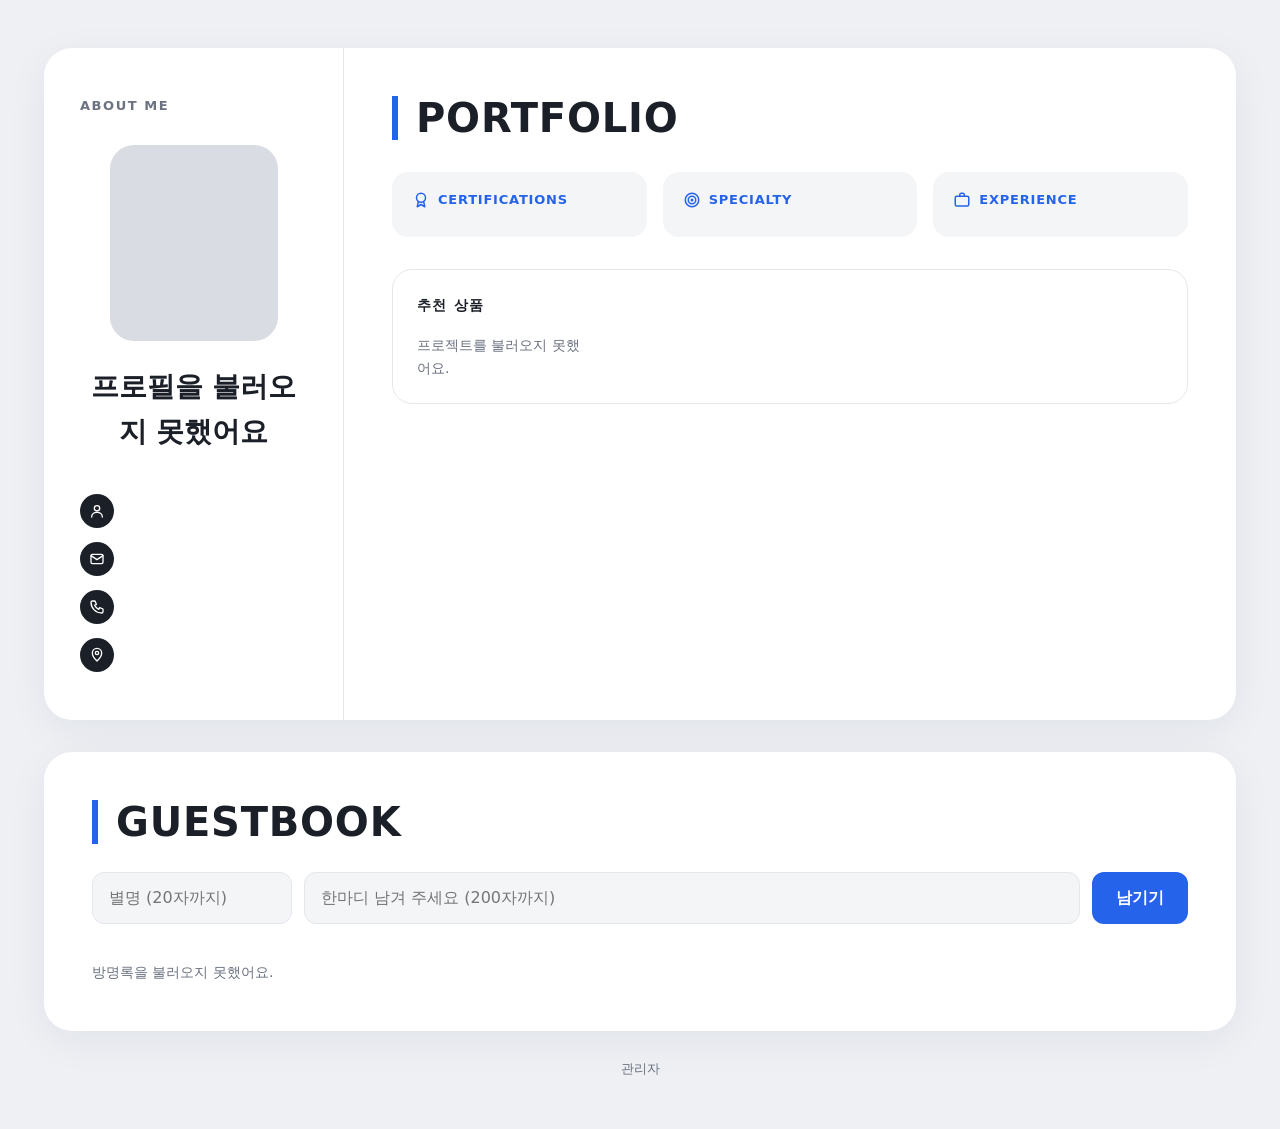
<file: index.html>
<!DOCTYPE html>
<html lang="ko">
<head>
  <meta charset="UTF-8">
  <meta name="viewport" content="width=device-width, initial-scale=1">
  <title>포트폴리오</title>
  <link rel="stylesheet" href="style.css">
</head>
<body>
  <main class="page">

    <!-- 큰 흰 카드 -->
    <section class="sheet resume">

      <!-- 왼쪽: ABOUT ME -->
      <aside class="about">
        <p class="section-label">ABOUT ME</p>

        <div class="photo" id="profile-photo"></div>

        <h1 class="name" id="profile-name"></h1>
        <p class="job-title" id="profile-title"></p>
        <p class="badge" id="profile-badge"></p>

        <ul class="contact">
          <li>
            <span class="contact-icon">
              <svg viewBox="0 0 24 24" aria-hidden="true"><circle cx="12" cy="8" r="4"/><path d="M4 21c0-4.4 3.6-7 8-7s8 2.6 8 7"/></svg>
            </span>
            <span id="contact-name"></span>
          </li>
          <li>
            <span class="contact-icon">
              <svg viewBox="0 0 24 24" aria-hidden="true"><rect x="3" y="5" width="18" height="14" rx="2"/><path d="m3 7 9 6 9-6"/></svg>
            </span>
            <span id="contact-email"></span>
          </li>
          <li>
            <span class="contact-icon">
              <svg viewBox="0 0 24 24" aria-hidden="true"><path d="M5 3h4l2 5-2.5 1.5a11 11 0 0 0 6 6L16 13l5 2v4a2 2 0 0 1-2 2A16 16 0 0 1 3 5a2 2 0 0 1 2-2z"/></svg>
            </span>
            <span id="contact-phone"></span>
          </li>
          <li>
            <span class="contact-icon">
              <svg viewBox="0 0 24 24" aria-hidden="true"><path d="M12 21s-7-6.2-7-12a7 7 0 0 1 14 0c0 5.8-7 12-7 12z"/><circle cx="12" cy="9" r="2.5"/></svg>
            </span>
            <span id="contact-location"></span>
          </li>
        </ul>
      </aside>

      <!-- 오른쪽: PORTFOLIO -->
      <div class="content">
        <h2 class="big-title">PORTFOLIO</h2>

        <p class="headline" id="profile-headline"></p>
        <p class="intro" id="profile-intro"></p>

        <div class="facts">
          <div class="fact">
            <p class="fact-label">
              <svg viewBox="0 0 24 24" aria-hidden="true"><circle cx="12" cy="9" r="6"/><path d="m8.5 13.9-1.5 7.1 5-3 5 3-1.5-7.1"/></svg>
              CERTIFICATIONS
            </p>
            <p class="fact-text" id="profile-education"></p>
          </div>
          <div class="fact">
            <p class="fact-label">
              <svg viewBox="0 0 24 24" aria-hidden="true"><circle cx="12" cy="12" r="9"/><circle cx="12" cy="12" r="5"/><circle cx="12" cy="12" r="1"/></svg>
              SPECIALTY
            </p>
            <p class="fact-text" id="profile-skills"></p>
          </div>
          <div class="fact">
            <p class="fact-label">
              <svg viewBox="0 0 24 24" aria-hidden="true"><rect x="3" y="7" width="18" height="13" rx="2"/><path d="M9 7V5a2 2 0 0 1 2-2h2a2 2 0 0 1 2 2v2"/></svg>
              EXPERIENCE
            </p>
            <p class="fact-text" id="profile-experience"></p>
          </div>
        </div>

        <div class="highlights">
          <p class="highlights-title">추천 상품</p>
          <div class="cards" id="cards">
            <p class="notice">불러오는 중…</p>
          </div>
        </div>

        <blockquote class="quote" id="profile-quote"></blockquote>
      </div>
    </section>

    <!-- 방명록 -->
    <section class="sheet guestbook">
      <h2 class="big-title">GUESTBOOK</h2>

      <div class="guest-form">
        <input type="text" id="guest-nickname" maxlength="20" placeholder="별명 (20자까지)">
        <input type="text" id="guest-message" maxlength="200" placeholder="한마디 남겨 주세요 (200자까지)">
        <button type="button" id="guest-submit" class="primary-button">남기기</button>
      </div>
      <p class="form-message" id="guest-status"></p>

      <ul class="guest-list" id="guest-list">
        <li class="notice">불러오는 중…</li>
      </ul>
    </section>

    <footer class="site-footer">
      <a class="text-link" href="admin.html">관리자</a>
    </footer>

  </main>

  <script src="script.js"></script>
</body>
</html>
</file>
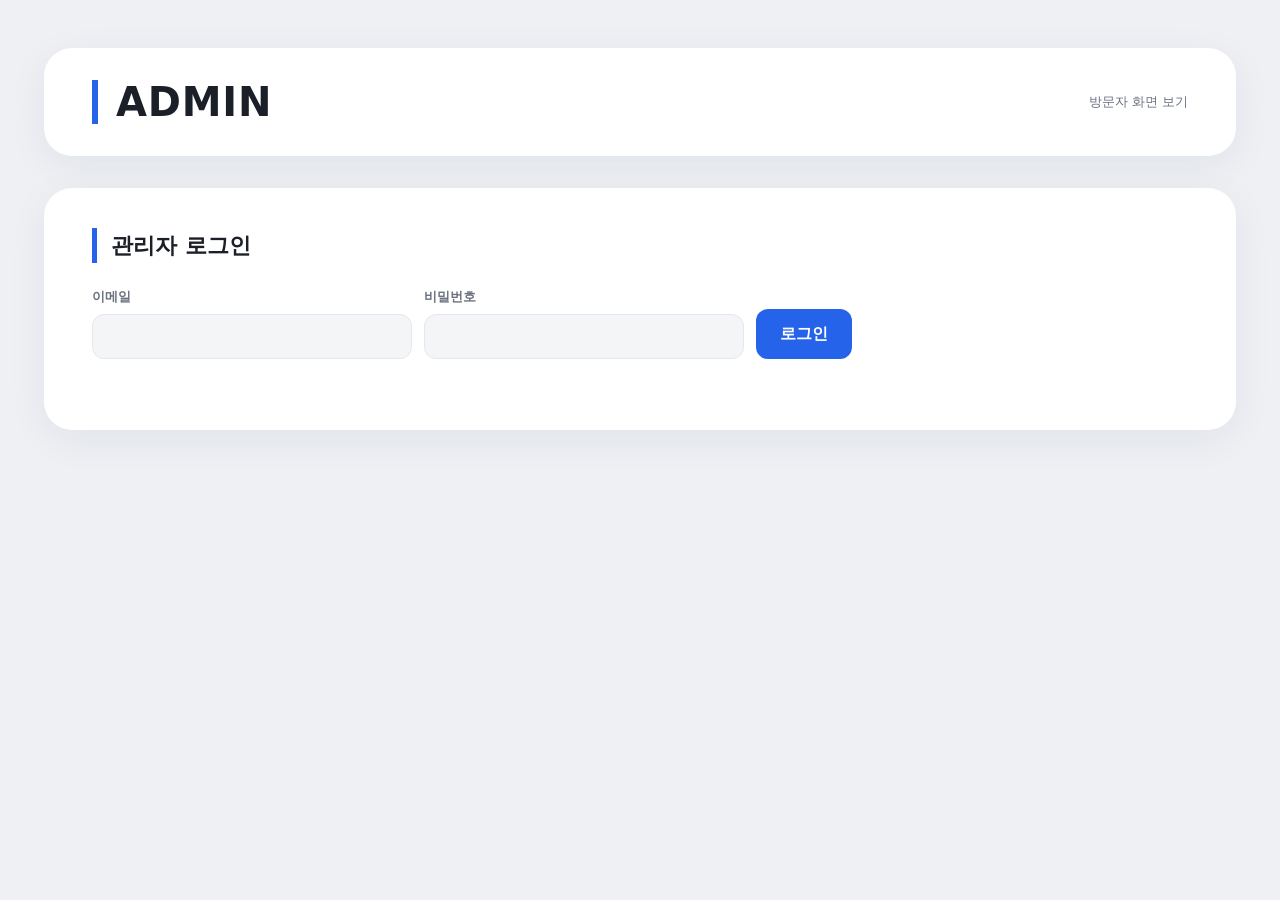
<file: admin.html>
<!DOCTYPE html>
<html lang="ko">
<head>
  <meta charset="UTF-8">
  <meta name="viewport" content="width=device-width, initial-scale=1">
  <meta name="robots" content="noindex">
  <title>관리자 · 포트폴리오</title>
  <link rel="stylesheet" href="style.css">
</head>
<body>
  <main class="page">

    <!-- 위쪽 머리말 -->
    <header class="sheet admin-header">
      <h1 class="big-title">ADMIN</h1>
      <div class="admin-header-side">
        <a class="text-link" href="index.html">방문자 화면 보기</a>
        <span class="admin-email" id="user-email" hidden></span>
        <button type="button" class="small-button" id="logout-button" hidden>로그아웃</button>
      </div>
    </header>

    <!-- 1. 로그인 -->
    <section class="sheet admin-section" id="login-view" hidden>
      <h2 class="section-title">관리자 로그인</h2>
      <div class="login-form">
        <label class="field">
          <span>이메일</span>
          <input type="email" id="login-email" autocomplete="username">
        </label>
        <label class="field">
          <span>비밀번호</span>
          <input type="password" id="login-password" autocomplete="current-password">
        </label>
        <button type="button" class="primary-button" id="login-button">로그인</button>
      </div>
      <p class="status" id="login-status"></p>
    </section>

    <!-- 2. 관리자가 아닐 때 -->
    <section class="sheet admin-section" id="denied-view" hidden>
      <h2 class="section-title">관리자만 쓸 수 있어요</h2>
      <p class="notice">이 계정은 관리자로 등록되어 있지 않아요. 오른쪽 위 로그아웃을 누른 뒤 관리자 계정으로 다시 로그인해 주세요.</p>
    </section>

    <!-- 3. 관리자 화면 -->
    <div id="admin-view" class="admin-view" hidden>

      <!-- 프로필 -->
      <section class="sheet admin-section">
        <h2 class="section-title">프로필</h2>

        <div class="photo-row">
          <div class="photo" id="pf-photo-preview"></div>
          <div class="photo-actions">
            <label class="field">
              <span>프로필 사진 (이미지, 10MB까지)</span>
              <input type="file" id="pf-photo" accept="image/png,image/jpeg,image/webp,image/gif">
            </label>
            <button type="button" class="small-button danger" id="pf-photo-remove">사진 지우기</button>
          </div>
        </div>

        <div class="form-grid">
          <label class="field"><span>이름</span><input type="text" id="pf-name"></label>
          <label class="field"><span>직함</span><input type="text" id="pf-title"></label>
          <label class="field"><span>경력 배지</span><input type="text" id="pf-career_badge"></label>
          <label class="field"><span>이메일</span><input type="text" id="pf-email"></label>
          <label class="field"><span>연락처</span><input type="text" id="pf-phone"></label>
          <label class="field"><span>위치</span><input type="text" id="pf-location"></label>
          <label class="field wide"><span>한 줄 소개 제목 (이름이 들어가면 파란 밑줄)</span><input type="text" id="pf-headline"></label>
          <label class="field wide"><span>소개 글</span><textarea id="pf-intro" rows="4"></textarea></label>
          <label class="field"><span>CERTIFICATIONS (자격·인증)</span><textarea id="pf-education" rows="3"></textarea></label>
          <label class="field"><span>SPECIALTY (전문 분야)</span><textarea id="pf-skills" rows="3"></textarea></label>
          <label class="field"><span>EXPERIENCE</span><textarea id="pf-experience" rows="3"></textarea></label>
          <label class="field wide"><span>맨 아래 인용</span><textarea id="pf-quote" rows="2"></textarea></label>
        </div>

        <div class="form-buttons">
          <button type="button" class="primary-button" id="pf-save">프로필 저장</button>
        </div>
        <p class="status" id="profile-status"></p>
      </section>

      <!-- 포트폴리오 카드 -->
      <section class="sheet admin-section">
        <h2 class="section-title">포트폴리오 카드</h2>

        <div class="project-form">
          <p class="form-heading" id="pj-heading">새 카드 추가</p>
          <div class="form-grid">
            <label class="field"><span>번호 (예: 01)</span><input type="text" id="pj-number"></label>
            <label class="field"><span>분류</span><input type="text" id="pj-category"></label>
            <label class="field wide"><span>제목 (꼭 적기)</span><input type="text" id="pj-title"></label>
            <label class="field wide"><span>설명</span><textarea id="pj-description" rows="3"></textarea></label>
            <label class="field"><span>태그 (쉼표로 나누기)</span><input type="text" id="pj-tags"></label>
            <label class="field"><span>순서 (작은 숫자가 앞)</span><input type="number" id="pj-sort"></label>

            <div class="field">
              <span>썸네일 이미지 (이미지, 10MB까지)</span>
              <input type="file" id="pj-thumb" accept="image/png,image/jpeg,image/webp,image/gif">
              <p class="current-file" id="pj-thumb-current"></p>
              <button type="button" class="small-button" id="pj-thumb-remove" hidden>썸네일 빼기</button>
            </div>
            <div class="field">
              <span>첨부 파일 (이미지·PDF, 10MB까지)</span>
              <input type="file" id="pj-file" accept="image/png,image/jpeg,image/webp,image/gif,application/pdf">
              <p class="current-file" id="pj-file-current"></p>
              <button type="button" class="small-button" id="pj-file-remove" hidden>첨부 파일 빼기</button>
            </div>
          </div>

          <div class="form-buttons">
            <button type="button" class="primary-button" id="pj-save">카드 추가</button>
            <button type="button" class="small-button" id="pj-cancel" hidden>수정 그만두기</button>
          </div>
          <p class="status" id="project-status"></p>
        </div>

        <ul class="admin-list" id="project-list">
          <li class="notice">불러오는 중…</li>
        </ul>
      </section>

      <!-- 좋아요 -->
      <section class="sheet admin-section">
        <h2 class="section-title">좋아요</h2>
        <ul class="admin-list" id="like-list">
          <li class="notice">불러오는 중…</li>
        </ul>
        <p class="status" id="like-status"></p>
      </section>

      <!-- 방명록 -->
      <section class="sheet admin-section">
        <h2 class="section-title">방명록</h2>
        <ul class="admin-list" id="admin-guest-list">
          <li class="notice">불러오는 중…</li>
        </ul>
        <p class="status" id="guest-admin-status"></p>
      </section>

    </div>
  </main>

  <script src="admin.js"></script>
</body>
</html>
</file>
<file: style.css>
/* ===== 기본 색과 글꼴 ===== */

/* 한 줄 소개 제목에 쓰는 부드러운 글꼴 (고운돋움, 저장소 안 fonts 폴더의 파일, 사용 허락: fonts/OFL.txt) */
@font-face {
  font-family: "Gowun Dodum";
  src: url("fonts/GowunDodum.woff2") format("woff2");
  font-weight: 400;
  font-display: swap;
}

:root {
  --bg: #eef0f4;          /* 바깥 연회색 바탕 */
  --paper: #ffffff;       /* 흰 카드 */
  --ink: #1b1f27;         /* 진한 글씨 */
  --gray: #6b7280;        /* 회색 글씨 */
  --line: #e4e7ec;        /* 연한 테두리 */
  --soft: #f4f5f7;        /* 연한 회색 칸 */
  --blue: #2563eb;        /* 파란 강조색 */
  --blue-soft: #eaf1ff;
  --heart: #e5484d;
}

* { box-sizing: border-box; }

body {
  margin: 0;
  background: var(--bg);
  color: var(--ink);
  font-family: "Pretendard", "Apple SD Gothic Neo", "Malgun Gothic", "Noto Sans KR", system-ui, sans-serif;
  line-height: 1.6;
}

p, h1, h2, ul { margin: 0; }

button, input { font: inherit; }

.page {
  max-width: 1240px;
  margin: 0 auto;
  padding: 48px 24px;
  display: flex;
  flex-direction: column;
  gap: 32px;
}

/* ===== 흰 큰 카드 ===== */
.sheet {
  background: var(--paper);
  border-radius: 28px;
  box-shadow: 0 10px 40px rgba(20, 30, 60, 0.06);
}

.resume {
  display: grid;
  grid-template-columns: 300px 1fr;
}

/* ===== 왼쪽 ABOUT ME ===== */
.about {
  padding: 48px 36px;
  border-right: 1px solid var(--line);
  display: flex;
  flex-direction: column;
  align-items: center;
  text-align: center;
}

.section-label {
  align-self: flex-start;
  font-size: 13px;
  font-weight: 800;
  letter-spacing: 0.12em;
  color: var(--gray);
  margin-bottom: 28px;
}

.photo {
  width: 168px;
  height: 196px;
  border-radius: 24px;
  background: #d9dce2;   /* 사진이 없을 때 회색 자리 */
  background-size: cover;
  background-position: center;
  margin-bottom: 24px;
}

.name {
  font-size: 28px;
  font-weight: 800;
}

.job-title {
  margin-top: 4px;
  color: var(--blue);
  font-weight: 700;
}

.badge {
  margin-top: 16px;
  padding: 6px 16px;
  border: 1.5px solid var(--blue);
  border-radius: 999px;
  color: var(--blue);
  font-size: 14px;
  font-weight: 700;
}
.badge:empty { display: none; }

.contact {
  list-style: none;
  padding: 0;
  margin-top: 36px;
  width: 100%;
  display: flex;
  flex-direction: column;
  gap: 14px;
  text-align: left;
  font-size: 14px;
}

.contact li {
  display: flex;
  align-items: center;
  gap: 12px;
  word-break: break-all;
}

.contact-icon {
  flex: none;
  width: 34px;
  height: 34px;
  border-radius: 50%;
  background: var(--ink);
  display: grid;
  place-items: center;
}

.contact-icon svg {
  width: 16px;
  height: 16px;
  fill: none;
  stroke: #fff;
  stroke-width: 2;
  stroke-linecap: round;
  stroke-linejoin: round;
}

/* ===== 오른쪽 PORTFOLIO ===== */
.content {
  padding: 48px 48px 40px;
  min-width: 0;
}

.big-title {
  font-size: 40px;
  font-weight: 900;
  letter-spacing: 0.02em;
  line-height: 1.1;
  padding-left: 18px;
  border-left: 6px solid var(--blue);
}

.headline {
  margin-top: 28px;
  font-family: "Gowun Dodum", "Apple SD Gothic Neo", "Malgun Gothic", sans-serif;
  font-size: 25px;
  font-weight: 400;
  line-height: 1.6;
  letter-spacing: -0.01em;
  word-break: keep-all;   /* 낱말 중간에서 줄이 바뀌지 않게 */
  text-wrap: balance;     /* 두 줄이 되면 길이를 비슷하게 */
}

.headline mark {
  background: none;
  color: inherit;
  text-decoration: underline;
  text-decoration-color: var(--blue);
  text-decoration-thickness: 3px;
  text-underline-offset: 6px;
}

.intro {
  margin-top: 12px;
  color: var(--gray);
  white-space: pre-line;
}

/* EDUCATION · SKILLS & TOOLS · EXPERIENCE */
.facts {
  margin-top: 32px;
  display: grid;
  grid-template-columns: repeat(3, 1fr);
  gap: 16px;
}

.fact {
  background: var(--soft);
  border-radius: 16px;
  padding: 18px 20px;
}

.fact-label {
  display: flex;
  align-items: center;
  gap: 8px;
  font-size: 13px;
  font-weight: 800;
  letter-spacing: 0.06em;
  color: var(--blue);
}

.fact-label svg {
  width: 18px;
  height: 18px;
  fill: none;
  stroke: currentColor;
  stroke-width: 2;
  stroke-linecap: round;
  stroke-linejoin: round;
}

.fact-text {
  margin-top: 8px;
  font-size: 14px;
  white-space: pre-line;
}

/* PORTFOLIO HIGHLIGHTS 상자 */
.highlights {
  margin-top: 32px;
  border: 1px solid var(--line);
  border-radius: 20px;
  padding: 24px;
}

.highlights-title {
  font-size: 14px;
  font-weight: 800;
  letter-spacing: 0.1em;
  margin-bottom: 18px;
}

.cards {
  display: grid;
  grid-template-columns: repeat(4, 1fr);
  gap: 16px;
}

/* 포트폴리오 카드 하나 */
.card {
  position: relative;
  display: flex;
  flex-direction: column;
  border: 1px solid var(--line);
  border-radius: 16px;
  background: #fff;
  overflow: hidden;
  transition: box-shadow 0.2s, transform 0.2s;
}

.card:hover {
  box-shadow: 0 8px 24px rgba(20, 30, 60, 0.1);
  transform: translateY(-2px);
}

.card-link {
  display: flex;
  flex-direction: column;
  flex: 1;
  color: inherit;
  text-decoration: none;
}

/* 브라우저 창 모양 썸네일 */
.browser {
  margin: 12px 12px 0;
  border: 1px solid var(--line);
  border-radius: 10px;
  overflow: hidden;
}

.browser-bar {
  display: flex;
  gap: 5px;
  padding: 7px 9px;
  background: var(--soft);
  border-bottom: 1px solid var(--line);
}

.browser-bar span {
  width: 7px;
  height: 7px;
  border-radius: 50%;
  background: #c9cdd4;
}

.browser-screen {
  aspect-ratio: 16 / 10;
  background: #d9dce2;   /* 이미지가 없을 때 회색 자리 */
  background-size: cover;
  background-position: top center;
}

.card-body {
  padding: 14px 16px 52px;
}

.card-meta {
  font-size: 12px;
  font-weight: 700;
  color: var(--blue);
}

.card-title {
  margin-top: 4px;
  font-size: 16px;
  font-weight: 800;
  line-height: 1.4;
}

.card-desc {
  margin-top: 6px;
  font-size: 13px;
  color: var(--gray);
  display: -webkit-box;
  -webkit-line-clamp: 2;
  -webkit-box-orient: vertical;
  overflow: hidden;
}

.tags {
  margin-top: 10px;
  display: flex;
  flex-wrap: wrap;
  gap: 6px;
}

.tag {
  font-size: 12px;
  padding: 2px 10px;
  border-radius: 999px;
  background: var(--soft);
  color: var(--gray);
}

/* 좋아요 버튼 */
.like {
  position: absolute;
  right: 12px;
  bottom: 12px;
  display: inline-flex;
  align-items: center;
  gap: 4px;
  padding: 4px 10px;
  border: 1px solid var(--line);
  border-radius: 999px;
  background: #fff;
  color: var(--gray);
  font-size: 13px;
  cursor: pointer;
}

.like svg {
  width: 16px;
  height: 16px;
  fill: none;
  stroke: currentColor;
  stroke-width: 2;
}

.like:hover { color: var(--heart); border-color: var(--heart); }

.like.liked {
  color: var(--heart);
  border-color: var(--heart);
  cursor: default;
}

.like.liked svg { fill: currentColor; }

/* 맨 아래 인용 */
.quote {
  margin: 32px 0 0;
  padding: 0 0 0 18px;
  border-left: 3px solid var(--line);
  font-style: italic;
  color: var(--gray);
}
.quote:empty { display: none; }

.quote::before { content: "“"; }
.quote::after { content: "”"; }

/* ===== 방명록 ===== */
.guestbook {
  padding: 48px;
}

.guest-form {
  margin-top: 28px;
  display: grid;
  grid-template-columns: 200px 1fr auto;
  gap: 12px;
}

.guest-form input {
  padding: 12px 16px;
  border: 1px solid var(--line);
  border-radius: 12px;
  background: var(--soft);
  color: var(--ink);
}

.guest-form input:focus {
  outline: 2px solid var(--blue);
  outline-offset: -1px;
  background: #fff;
}

.primary-button {
  padding: 12px 24px;
  border: none;
  border-radius: 12px;
  background: var(--blue);
  color: #fff;
  font-weight: 700;
  cursor: pointer;
}

.primary-button:disabled { opacity: 0.6; cursor: default; }

.form-message {
  min-height: 1.6em;
  margin-top: 8px;
  font-size: 13px;
  color: var(--heart);
}

.guest-list {
  list-style: none;
  padding: 0;
  margin-top: 8px;
  display: flex;
  flex-direction: column;
  gap: 12px;
}

.guest-item {
  border: 1px solid var(--line);
  border-radius: 16px;
  padding: 16px 20px;
}

.guest-head {
  display: flex;
  align-items: baseline;
  gap: 10px;
}

.guest-nick {
  font-weight: 800;
  color: var(--blue);
}

.guest-date {
  font-size: 12px;
  color: var(--gray);
}

.guest-text {
  margin-top: 4px;
  white-space: pre-line;
  word-break: break-word;
}

.notice {
  color: var(--gray);
  font-size: 14px;
}

/* 방문자 화면 맨 아래 작은 링크 */
.site-footer {
  text-align: center;
  margin-top: -8px;
}

.text-link {
  font-size: 13px;
  color: var(--gray);
  text-decoration: none;
}
.text-link:hover { color: var(--blue); text-decoration: underline; }

/* ===== 관리자 화면 (admin.html) ===== */
[hidden] { display: none !important; }

.admin-header {
  padding: 32px 48px;
  display: flex;
  align-items: center;
  justify-content: space-between;
  flex-wrap: wrap;
  gap: 16px;
}

.admin-header-side {
  display: flex;
  align-items: center;
  gap: 14px;
  flex-wrap: wrap;
}

.admin-email {
  font-size: 14px;
  font-weight: 700;
}

.admin-view {
  display: flex;
  flex-direction: column;
  gap: 32px;
}

.admin-section {
  padding: 40px 48px;
}

.section-title {
  font-size: 22px;
  font-weight: 800;
  padding-left: 14px;
  border-left: 5px solid var(--blue);
  margin-bottom: 24px;
}

.login-form {
  display: grid;
  grid-template-columns: 1fr 1fr auto;
  gap: 12px;
  align-items: end;
  max-width: 760px;
}

.form-grid {
  display: grid;
  grid-template-columns: repeat(3, 1fr);
  gap: 16px;
}

.field {
  display: flex;
  flex-direction: column;
  gap: 6px;
  font-size: 13px;
  font-weight: 700;
  color: var(--gray);
  min-width: 0;
}

.field.wide { grid-column: 1 / -1; }

.field input[type="text"],
.field input[type="email"],
.field input[type="password"],
.field input[type="number"],
.field textarea {
  padding: 11px 14px;
  border: 1px solid var(--line);
  border-radius: 12px;
  background: var(--soft);
  color: var(--ink);
  font-weight: 400;
  resize: vertical;
}

.field input:focus,
.field textarea:focus {
  outline: 2px solid var(--blue);
  outline-offset: -1px;
  background: #fff;
}

.field input[type="file"] {
  max-width: 100%;
  font-size: 13px;
  font-weight: 400;
  color: var(--ink);
}

.current-file {
  font-size: 12px;
  font-weight: 400;
  color: var(--ink);
  word-break: break-all;
}

.photo-row {
  display: flex;
  align-items: center;
  gap: 24px;
  margin-bottom: 24px;
}

.photo-row .photo {
  width: 110px;
  height: 128px;
  border-radius: 18px;
  margin: 0;
  flex: none;
}

.photo-actions {
  min-width: 0;
  display: flex;
  flex-direction: column;
  align-items: flex-start;
  gap: 12px;
}

.form-buttons {
  margin-top: 20px;
  display: flex;
  gap: 10px;
  flex-wrap: wrap;
}

.small-button {
  align-self: flex-start;
  padding: 7px 14px;
  border: 1px solid var(--line);
  border-radius: 10px;
  background: #fff;
  color: var(--ink);
  font-size: 13px;
  font-weight: 700;
  cursor: pointer;
}
.small-button:hover { border-color: var(--blue); color: var(--blue); }
.small-button.danger { color: var(--heart); }
.small-button.danger:hover { border-color: var(--heart); }
.small-button:disabled {
  opacity: 0.4;
  cursor: default;
  border-color: var(--line);
  color: var(--gray);
}

.status {
  min-height: 1.6em;
  margin-top: 10px;
  font-size: 13px;
  color: var(--blue);
}
.status.error { color: var(--heart); }

.project-form {
  border: 1px solid var(--line);
  border-radius: 20px;
  padding: 24px;
  margin-bottom: 20px;
}

.form-heading {
  font-weight: 800;
  margin-bottom: 16px;
}

.admin-list {
  list-style: none;
  padding: 0;
  display: flex;
  flex-direction: column;
  gap: 10px;
}

.admin-item {
  display: flex;
  align-items: center;
  gap: 16px;
  border: 1px solid var(--line);
  border-radius: 16px;
  padding: 14px 18px;
}

.thumb-mini {
  flex: none;
  width: 72px;
  aspect-ratio: 16 / 10;
  border-radius: 8px;
  background: #d9dce2;
  background-size: cover;
  background-position: top center;
}

.admin-item-info {
  flex: 1;
  min-width: 0;
}

.admin-item-title {
  font-weight: 800;
  word-break: break-word;
}

.admin-item-sub {
  font-size: 13px;
  color: var(--gray);
}

.admin-item-buttons {
  display: flex;
  gap: 6px;
  flex-wrap: wrap;
  justify-content: flex-end;
}

.like-number {
  font-weight: 800;
  color: var(--heart);
  white-space: nowrap;
}

/* ===== 화면 폭에 따라 ===== */
@media (max-width: 1100px) {
  .cards { grid-template-columns: repeat(2, 1fr); }
  .form-grid { grid-template-columns: repeat(2, 1fr); }
}

/* 휴대폰: 모두 한 줄로 쌓기 */
@media (max-width: 760px) {
  .page { padding: 16px; gap: 16px; }
  .sheet { border-radius: 20px; }

  .resume { grid-template-columns: 1fr; }
  .about {
    border-right: none;
    border-bottom: 1px solid var(--line);
    padding: 32px 24px;
  }

  .content, .guestbook { padding: 32px 20px; }
  .big-title { font-size: 30px; }
  .headline { font-size: 21px; }

  .facts { grid-template-columns: 1fr; }
  .highlights { padding: 16px; }
  .cards { grid-template-columns: 1fr; }

  .guest-form { grid-template-columns: 1fr; }

  .admin-header, .admin-section { padding: 28px 20px; }
  .admin-view { gap: 16px; }
  .login-form, .form-grid { grid-template-columns: 1fr; }
  .project-form { padding: 16px; }
  .admin-item { flex-wrap: wrap; }
  .photo-row { flex-direction: column; align-items: flex-start; }
  .admin-item-buttons { width: 100%; justify-content: flex-start; }
}
</file>
